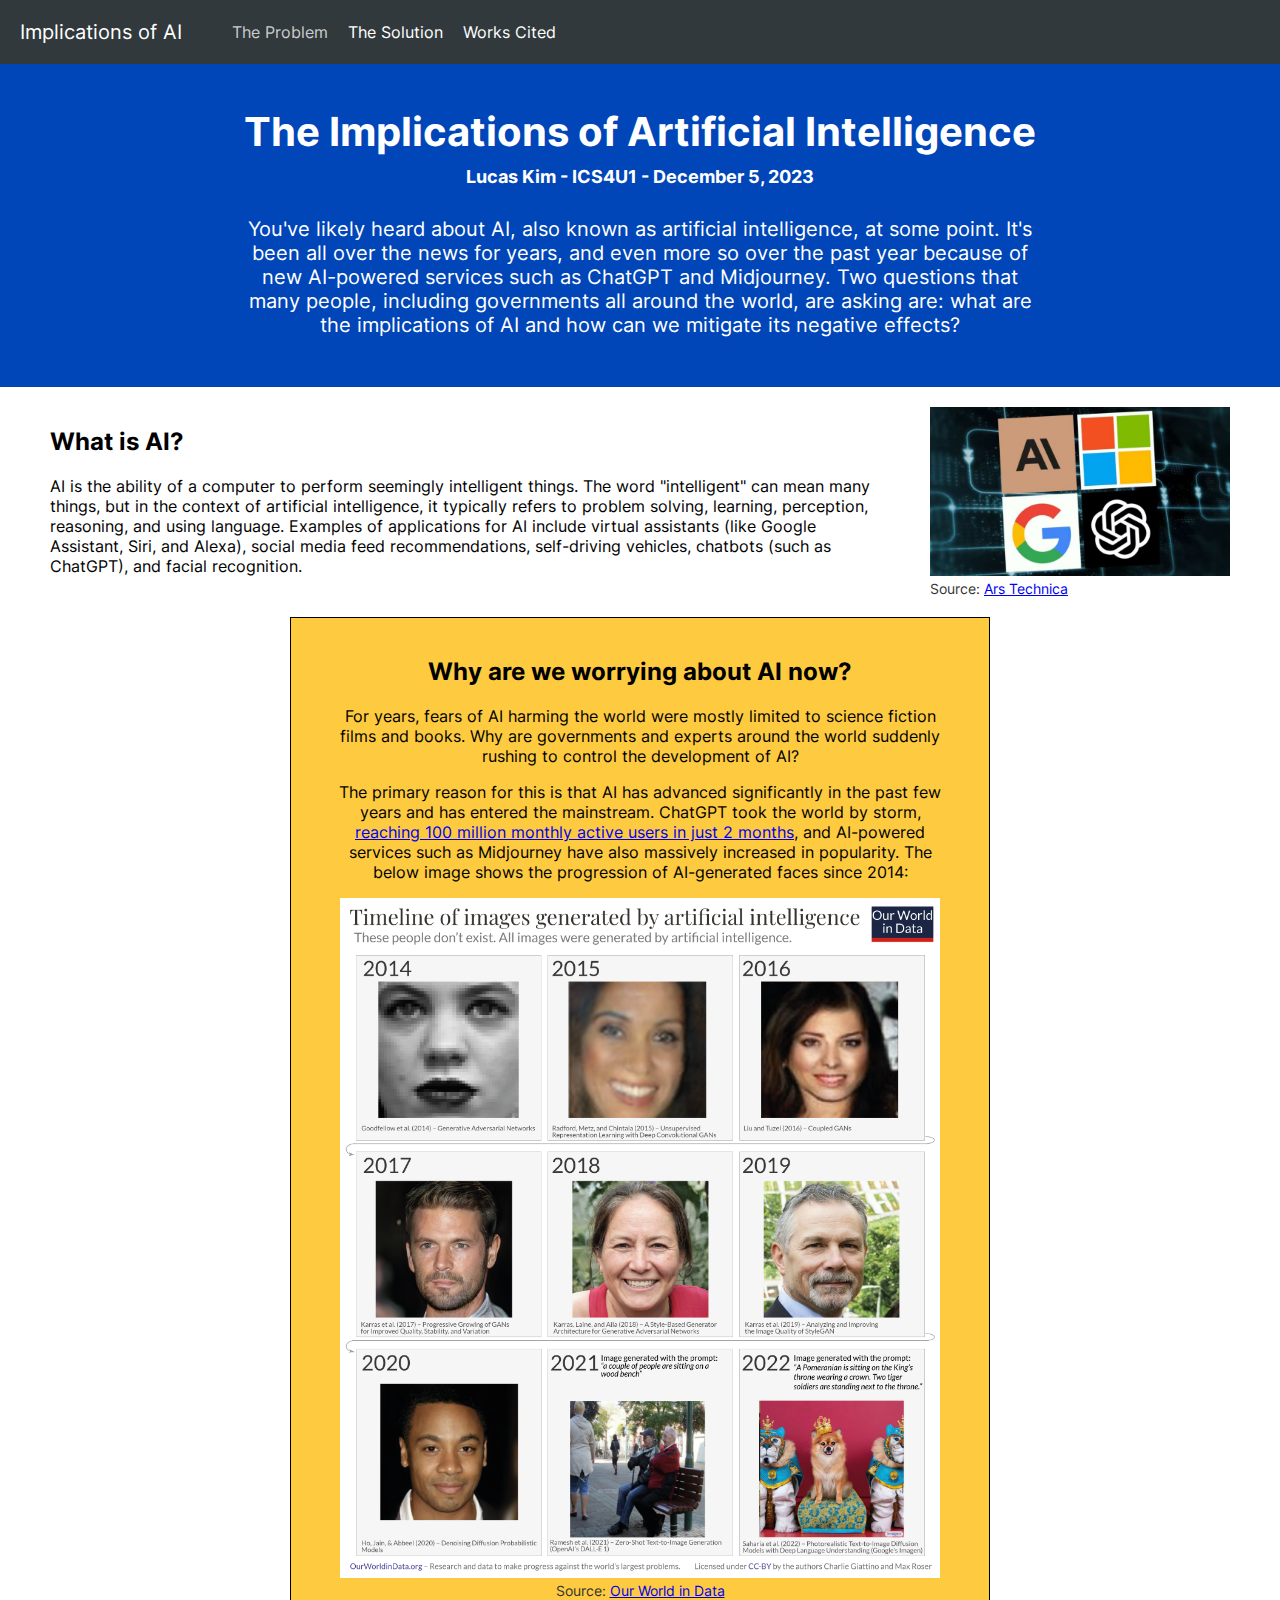
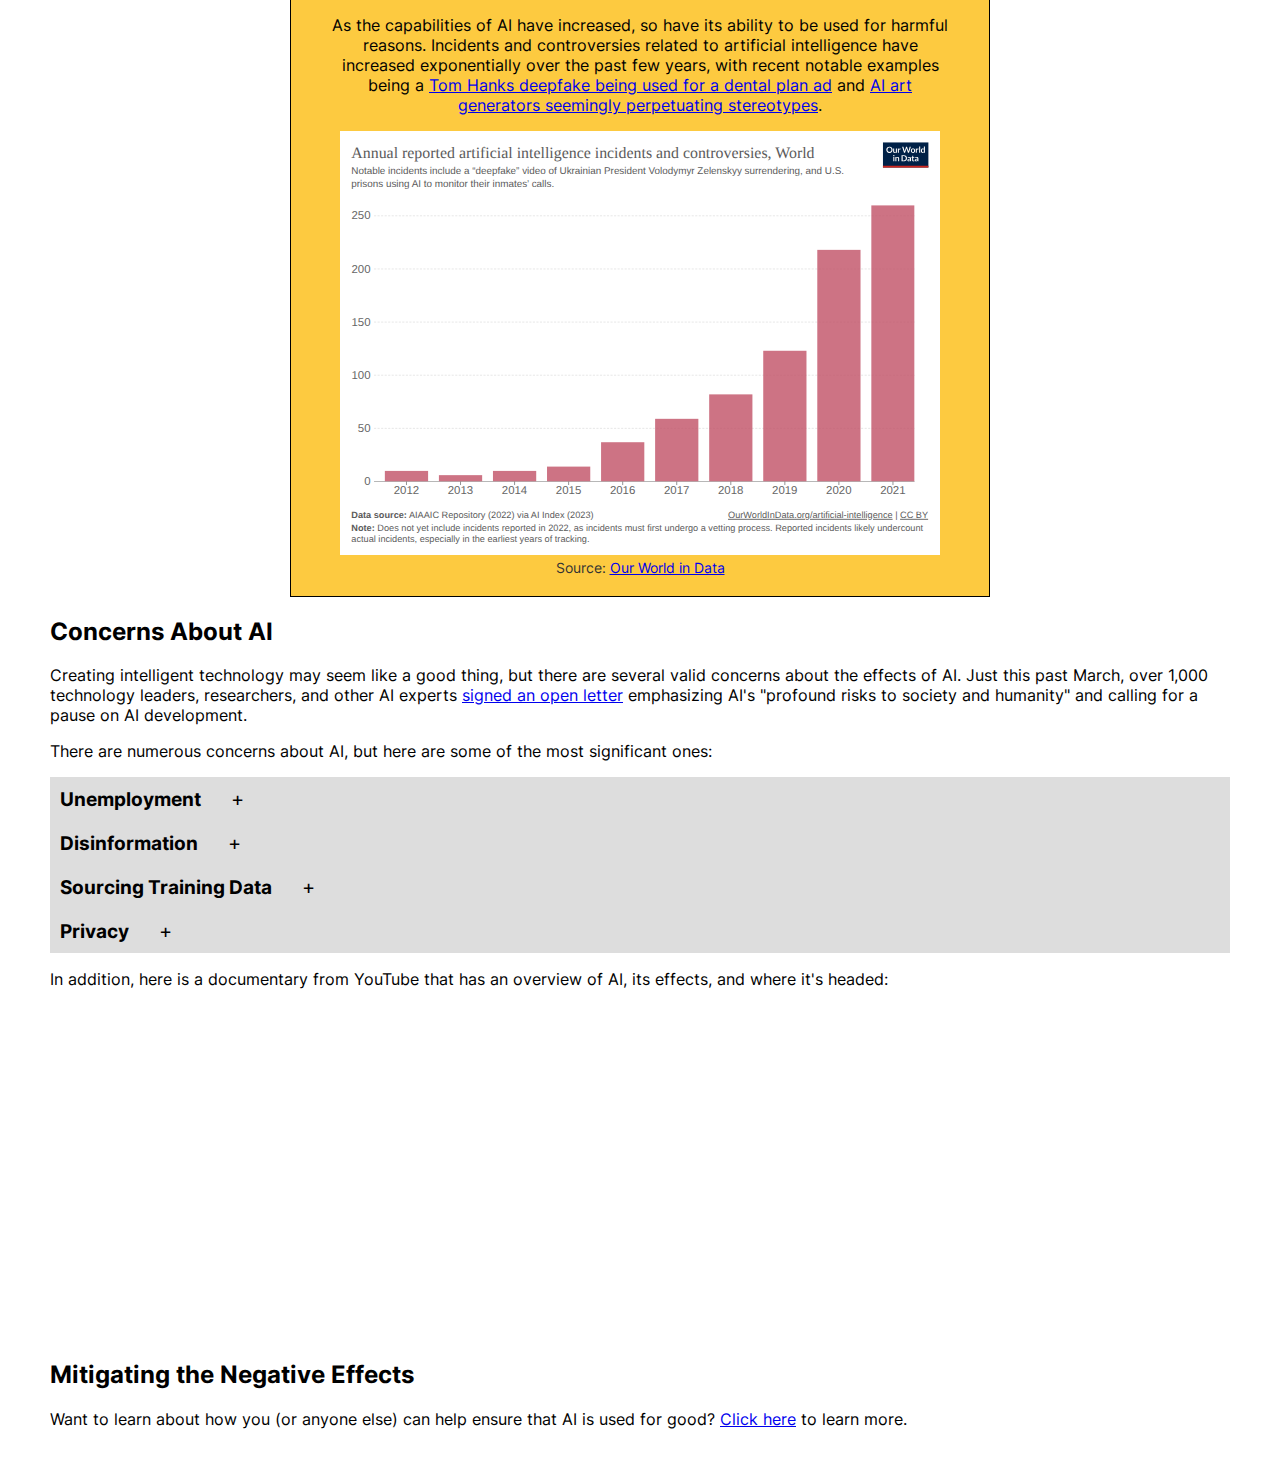
<file: index.html>
<!--
  Author: Lucas Kim
  Date: December 5, 2023
  Description: a website meant to educate others on the implications of AI and how individuals may help reduce the negative effects of AI.

  Implemented challenge features:
    - Dropdown feature: used for the concerns about AI on the home page and for the navbar on mobile
    - "Mouseover" effects: used when hovering over the concerns about AI on the home page prior to expanding or collapsing the sections
    - An element that moves down as the user scrolls down a page: used for the fixed navbar
  
  This particular file is for the home page, where the implications of AI are explained.
-->

<!DOCTYPE html>

<html lang="en-CA">
  <head>
    <!-- Specify the charset and viewport -->
    <meta charset="UTF-8">
    <meta name="viewport" content="width=device-width, initial-scale=1">
    <!-- Specify the stylesheet location -->
    <link rel="stylesheet" href="style.css">
    <!-- Title -->
    <title>The Problem - Implications of AI</title>
  </head>
  <body>
    <!-- Navbar -->
    <nav>
      <a class="nav-home" href="index.html">Implications of AI</a>
      <ul class="nav-items">
        <!-- Use the active class to darken the link to the current page -->
        <li><a href="index.html" class="nav-item active">The Problem</a></li>
        <li><a href="solution.html" class="nav-item">The Solution</a></li>
        <li><a href="works-cited.html" class="nav-item">Works Cited</a></li>
      </ul>
      <!-- Button to expand/collapse the navbar on mobile -->
      <button class="nav-hamburger-button">
        <img src="icons/hamburger.svg" width="40" height="40" class="nav-hamburger-icon" alt="Hamburger icon">
      </button>
    </nav>

    <!-- Home page content -->
    <main>
      <!-- Hero section - hook the reader and introduce the topic of the website -->
      <div class="hero-section">
        <div class="hero-container">
          <h1>The Implications of Artificial Intelligence</h1>
          <div class="hero-subtitle">Lucas Kim - ICS4U1 - December 5, 2023</div>
          <p>You've likely heard about AI, also known as artificial intelligence, at some point. It's been all over the news for years, and even more so over the past year because of new AI-powered services such as ChatGPT and Midjourney. Two questions that many people, including governments all around the world, are asking are: what are the implications of AI and how can we mitigate its negative effects?</p>
        </div>
      </div>
      <!-- Section 1: explain what AI is -->
      <section class="section-1">
        <!-- Note that sections with class section-1 use CSS grid; the content is one column and the image is in another column -->
        <div class="section-content">
          <h2>What is AI?</h2>
          <p>AI is the ability of a computer to perform seemingly intelligent things. The word "intelligent" can mean many things, but in the context of artificial intelligence, it typically refers to problem solving, learning, perception, reasoning, and using language. Examples of applications for AI include virtual assistants (like Google Assistant, Siri, and Alexa), social media feed recommendations, self-driving vehicles, chatbots (such as ChatGPT), and facial recognition.</p>
        </div>
        <div class="section-image">
          <img src="photos/ai-logos.jpg" width="300" alt="Logos of major AI companies" />
          <div class="section-caption">Source: <a href="https://arstechnica.com/ai/2023/07/major-ai-companies-form-group-to-research-keep-control-of-ai/" target="_blank">Ars Technica</a></div>
        </div>
      </section>

      <!-- Section 2: explain why people have begun worrying about the implications of AI more in recent years -->
      <section class="section-2">
        <div class="section-content">
          <h2>Why are we worrying about AI now?</h2>
          <p>For years, fears of AI harming the world were mostly limited to science fiction films and books. Why are governments and experts around the world suddenly rushing to control the development of AI?</p>
          <p>The primary reason for this is that AI has advanced significantly in the past few years and has entered the mainstream. ChatGPT took the world by storm, <a href="https://www.reuters.com/technology/chatgpt-sets-record-fastest-growing-user-base-analyst-note-2023-02-01/" target="_blank">reaching 100 million monthly active users in just 2 months</a>, and AI-powered services such as Midjourney have also massively increased in popularity. The below image shows the progression of AI-generated faces since 2014:</p>
        </div>
        <!-- "Image containers" are necessary to add a horizontal scrollbar on smaller screens -->
        <div class="image-container">
          <img src="photos/ai-faces.png" width="600" alt="AI-generated faces over the years" />
        </div>
        <div class="section-caption">Source: <a href="https://ourworldindata.org/artificial-intelligence?insight=ai-systems-can-generate-increasingly-better-images-and-text#key-insights" target="_blank">Our World in Data</a></div>
        <p>As the capabilities of AI have increased, so have its ability to be used for harmful reasons. Incidents and controversies related to artificial intelligence have increased exponentially over the past few years, with recent notable examples being a <a href="https://www.theguardian.com/film/2023/oct/02/tom-hanks-dental-ad-ai-version-fake" target="_blank">Tom Hanks deepfake being used for a dental plan ad</a> and <a href="https://www.washingtonpost.com/technology/interactive/2023/ai-generated-images-bias-racism-sexism-stereotypes/" target="_blank">AI art generators seemingly perpetuating stereotypes</a>.</p>
        <div class="image-container">
          <img src="photos/ai-incidents.svg" width="600" alt="Graph of AI controversies and incidents over time" />
        </div>
        <div class="section-caption">Source: <a href="https://ourworldindata.org/grapher/annual-reported-ai-incidents-controversies" target="_blank">Our World in Data</a></div>
      </section>

      <!-- Section 3: elaborate on the specific concerns about AI -->
      <section>
        <h2>Concerns About AI</h2>
        <p>Creating intelligent technology may seem like a good thing, but there are several valid concerns about the effects of AI. Just this past March, over 1,000 technology leaders, researchers, and other AI experts <a href="https://www.science.org/content/article/alarmed-tech-leaders-call-ai-research-pause">signed an open letter</a> emphasizing AI's "profound risks to society and humanity" and calling for a pause on AI development.</p>
        <p>There are numerous concerns about AI, but here are some of the most significant ones:</p>

        <!-- A "concern container" - includes the button and the content. This is for unemployment. -->
        <div class="concern-container">
          <!-- The "concern title" - the button to expand/collapse the section -->
          <div class="concern-title">
            <h3 class="concern-heading">Unemployment</h3>
            <span class="concern-toggle">+</span>
          </div>
          <!-- The "concern description" - the actual content about the concern, which is hidden by default -->
          <div class="concern-description">
            <p>There are worries that AI could develop to the point where it's able to replace human workers. In fact, many believe that Large Language Models (LLMs), which are used in various technologies such as LLMs, can already be used to replace translators, human assistants, and paralegals.</p>
            <p>A <a href="https://arxiv.org/abs/2303.10130" target="_blank">paper written by OpenAI researchers</a> declared that around 80% of the U.S. workforce could have at least 1/10th of their work tasks affected by LLMs, while about 19% of the workforce could have at least half their tasks affected. The paper also states that around 15% of work tasks could be completed significantly faster while maintaining the same quality by using LLMs instead of human labour.</p>
            <p>The following excerpt (2:51 to 4:06) from a video by TED-Ed briefly explains the idea of "technological unemployment."</p>
            <!-- Center the YouTube embed -->
            <div class="embed-container">
              <!-- YouTube embed, copy-pasted from YouTube -->
              <iframe width="560" height="315" src="https://www.youtube.com/embed/RzkD_rTEBYs?si=T5RJmY5VTVYdhrwj&start=171&end=246" title="YouTube video player" frameborder="0" allow="accelerometer; autoplay; clipboard-write; encrypted-media; gyroscope; picture-in-picture; web-share" allowfullscreen></iframe>
            </div>
          </div>
        </div>
        <!-- Concern 2: Disinformation -->
        <div class="concern-container">
          <div class="concern-title">
            <h3 class="concern-heading">Disinformation</h3>
            <span class="concern-toggle">+</span>
          </div>
          <div class="concern-description">
            <p>Social media platforms, which have feeds powered by artificial intelligence, are prime locations for disinformation. The objective of the feeds is to maximize user engagement because more engagement results in more ads and more ads result in more money. Often, the most appealing content to the user is content that they're interested in or that they agree with. This creates what is known as "echo chambers": an environment that only consists of ideas that the user agrees with, which is supported using information that may or may not be factual. As a result, disinformation and polarization becomes commonplace.</p>
            <p>In addition, AI can create new disinformation. One well-known behaviour of ChatGPT and other similar chatbots is <a href="https://zapier.com/blog/ai-hallucinations/">"hallucinating,"</a> where the AI model generates incorrect information but presents it like a fact. This isn't just limited to real-world facts - this also occurs with knowledge-based problems, even with math which computers are typically good at. OpenAI measured the performance of GPT-4 and GPT-3.5 on <a href="https://openai.com/research/gpt-4" target="_blank">a variety of exams</a>, and they both performed below the 50th percentile on several of them. While you may be able to have a decent amount of confidence in ChatGPT's solution to an AP Environmental Science problem, asking it for the solution to a math contest problem (such as from AMC 10 or AMC 12) may not be the best idea.</p>
            <!-- Center the image -->
            <div class="center-image-container">
              <div class="image-container">
                <img src="photos/openai-exams.png" width="800" />
              </div>
            </div>
            <div class="concern-caption">Source: <a href="https://openai.com/research/gpt-4" target="_blank">OpenAI</a></div>
            <p>In addition, generative AI is capable of quickly generating massive amounts of content, which can be used to spread misinformation rapidly. This disinformation isn't just limited to text; deepfakes and AI-generated images are becoming increasingly hard to distinguish from real photos and videos. Even an <a href="https://www.nytimes.com/2023/04/19/arts/music/ai-drake-the-weeknd-fake.html" target="_blank">AI-generated Drake and the Weeknd song went viral on social media</a> earlier this year.</p>
          </div>
        </div>
        <!-- Concern 3: Sourcing training data -->
        <div class="concern-container">
          <div class="concern-title">
            <h3 class="concern-heading">Sourcing Training Data</h3>
            <span class="concern-toggle">+</span>
          </div>
          <div class="concern-description">
            <p>Machine learning models require massive amounts of data to be trained. The sourcing of this data, particularly for AI image generators such as Midjourney and DALL-E, is controversial. The data is often found via web scraping and taken without consent from the authors or artists. The people who develop these generative AI models argue that the use of these images is covered in the US by <a href="https://www.copyright.gov/fair-use/">fair use</a>, which allows for the use of copyrighted work in some cases. One of the factors when deciding whether something is fair use is whether it threatens the livelihood of the original creator by competing with their original works; asking Midjourney to generate an image in the style of a particular artist arguably violates this part of fair use.</p>
            <p>In addition, some argue that since AI is powered by algorithms and code, it's closer to a mindless bot that basically copies things from its training data rather than something that creates novel text or images. Others would make the counterargument that humans are similar: just a collection of neurons that work together to produce something that we call intelligence. It's a complex topic that has strong arguments for both sides.</p>
            <p>Here is a graph from Our World in Data that shows the number of data points required to train artificial intelligence systems. As you can see, complex AI systems need billions or even trillions of data points to be trained, which is why they depend so heavily on scraping data without permission; it would be infeasible to license all the data that it uses.</p>
            <div class="center-image-container">
              <div class="image-container">
                <img src="photos/ai-datapoints.svg" />
              </div>
            </div>
            <div class="concern-caption">Source: <a href="https://ourworldindata.org/grapher/artificial-intelligence-number-training-datapoints" target="_blank">Our World in Data</a></div>
          </div>
        </div>
        <div class="concern-container">
          <div class="concern-title">
            <h3 class="concern-heading">Privacy</h3>
            <span class="concern-toggle">+</span>
          </div>
          <div class="concern-description">
            <p>AI systems collect tons of data from users because it maximizes its efficiency. For example, Facebook ads (and ads on most social media platforms) are extremely effective because they collect tons of data which is then fed to the AI system to recommend the best ads for each user. The German online retailer Otto reduced its cost per click (money spent on ads divided by the number of clicks on the ad) by 38% using highly targeted ads. The benefits of collecting data from users isn't just limited to social media: for example, a personal assistant will be more helpful if it has access to most of its user's information and self-driving vehicles can be massively improved by collecting telemetry data from its users' cars.</p>
            <p>Privacy is one of the issues with AI that worries consumers the most. A survey of over 3,600 US consumers found that 41% of consumers rank protecting personal information as their #1 concern with AI.</p>
            <div class="center-image-container">
              <div class="image-container">
                <img src="photos/ai-consumer-concerns.png" width="700" />
              </div>
            </div>
            <div class="concern-caption">Source: <a href="https://www.marketingcharts.com/customer-centric/privacy-and-security-81090" target="_blank">Marketing Charts</a></div>
          </div>
        </div>
        <p>In addition, here is a documentary from YouTube that has an overview of AI, its effects, and where it's headed:</p>
        <div class="embed-container">
          <iframe width="560" height="315" src="https://www.youtube.com/embed/UwsrzCVZAb8?si=0bPmAOC_I0DeNMOw" title="YouTube video player" frameborder="0" allow="accelerometer; autoplay; clipboard-write; encrypted-media; gyroscope; picture-in-picture; web-share" allowfullscreen></iframe>
        </div>
      </section>

      <!-- Section 4: Link to the next page -->
      <section>
        <h2>Mitigating the Negative Effects</h2>
        <p>Want to learn about how you (or anyone else) can help ensure that AI is used for good? <a href="solution.html">Click here</a> to learn more.</p>
      </section>
    </main>

    <!-- Specify location of JavaScript code -->
    <script src="script.js"></script>
  </body>
</html>
</file>
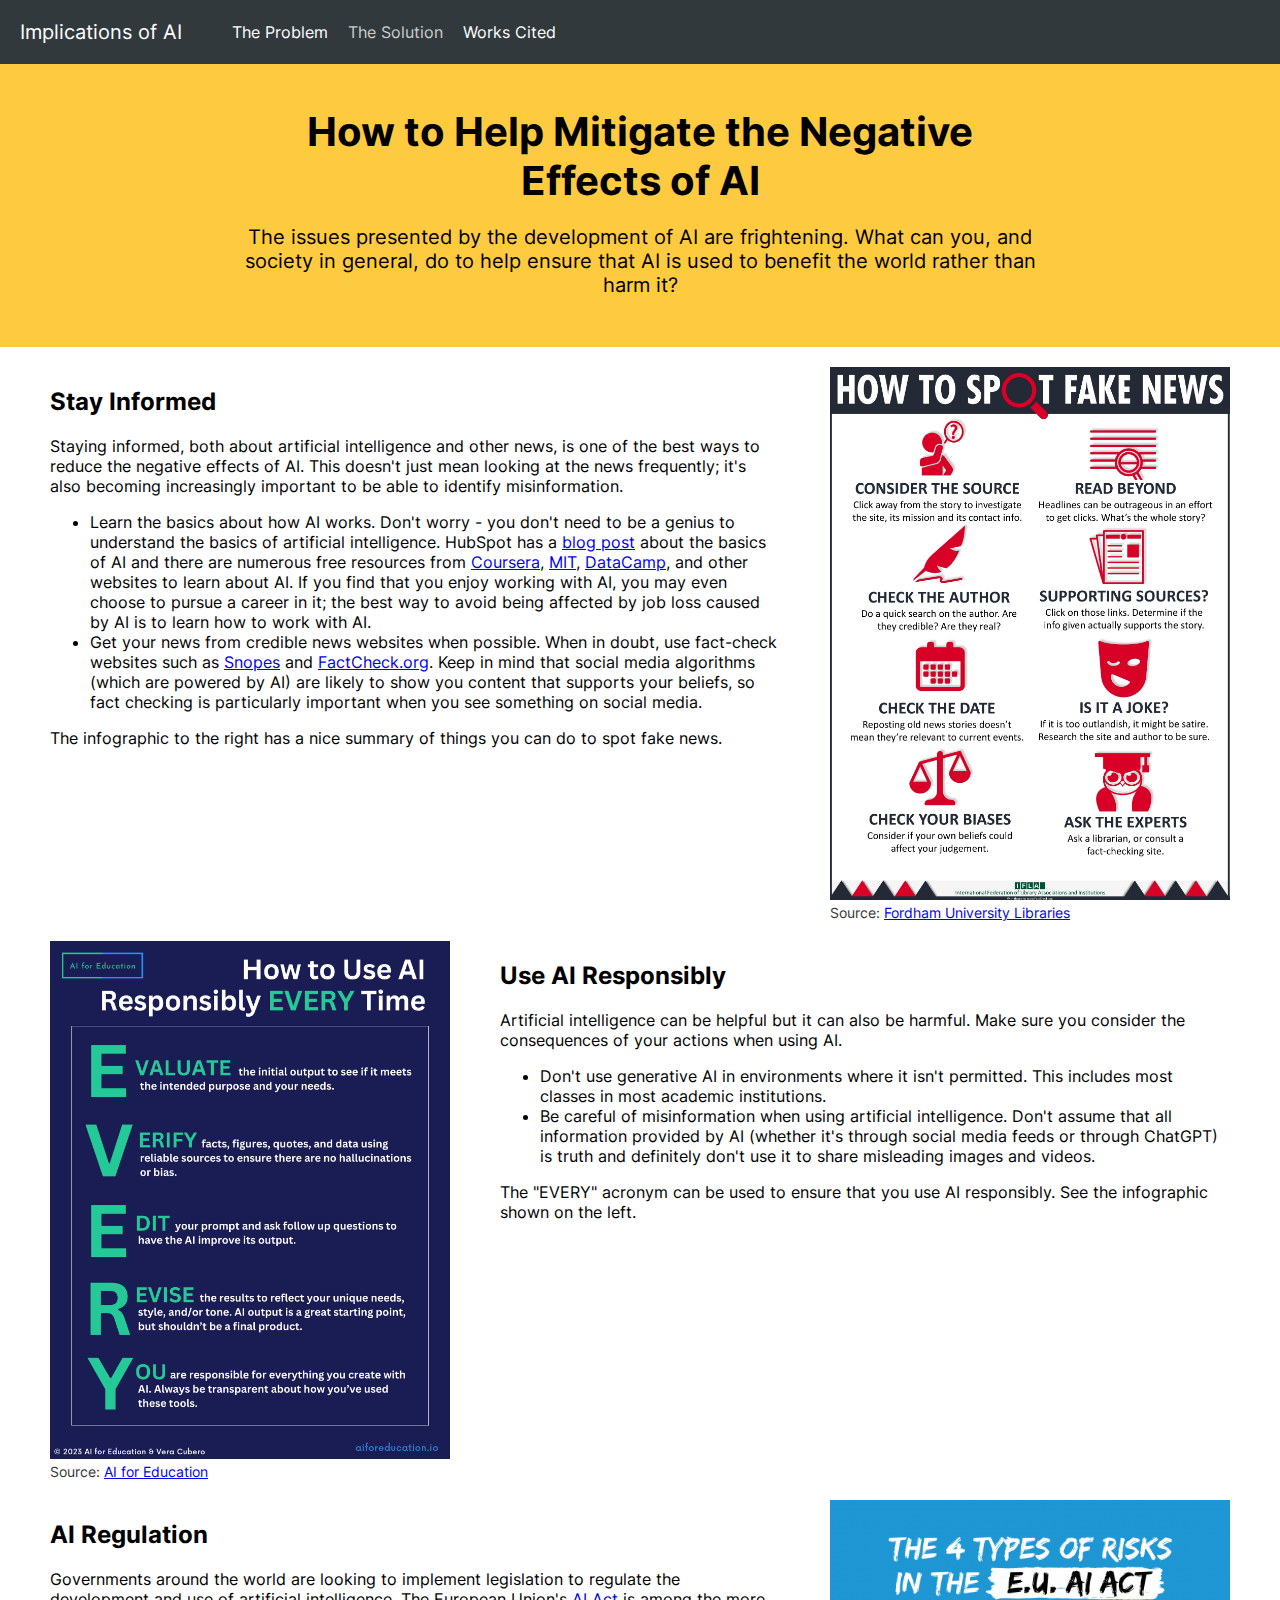
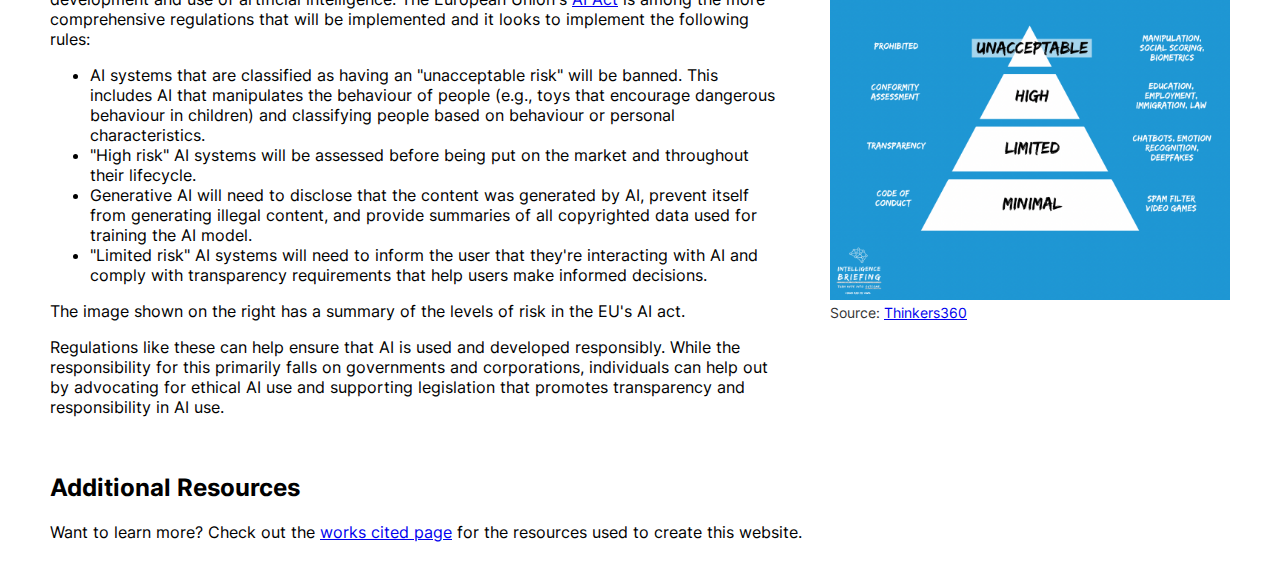
<file: solution.html>
<!--
  Author: Lucas Kim
  Date: December 5, 2023
  Description: a website meant to educate others on the implications of AI and how individuals may help reduce the negative effects of AI.

  Implemented challenge features:
    - Dropdown feature: used for the concerns about AI on the home page and for the navbar on mobile
    - "Mouseover" effects: used when hovering over the concerns about AI on the home page prior to expanding or collapsing the sections
    - An element that moves down as the user scrolls down a page: used for the fixed navbar
  
  This particular file is for the solutions page, where potential ways to reduce the negative effects of AI are explained.
-->

<!DOCTYPE html>

<html lang="en-CA">
  <head>
    <!-- Specify the charset and viewport -->
    <meta charset="UTF-8">
    <meta name="viewport" content="width=device-width, initial-scale=1">
    <!-- Specify the stylesheet location -->
    <link rel="stylesheet" href="style.css">
    <!-- Title -->
    <title>The Solution - Implications of AI</title>
  </head>
  <body>
    <!-- Navbar -->
    <nav>
      <a class="nav-home" href="index.html">Implications of AI</a>
      <ul class="nav-items">
        <li><a href="index.html" class="nav-item">The Problem</a></li>
        <!-- Use the active class to darken the link to the current page -->
        <li><a href="solution.html" class="nav-item active">The Solution</a></li>
        <li><a href="works-cited.html" class="nav-item">Works Cited</a></li>
      </ul>
      <!-- Button to expand/collapse the navbar on mobile -->
      <button class="nav-hamburger-button">
        <img src="icons/hamburger.svg" width="40" height="40" class="nav-hamburger-icon">
      </button>
    </nav>

    <!-- Solutions page content -->
    <main>
      <!-- Hero section #2 - introduce the topic of this page (ways for individuals to help reduce the negative effects of AI) -->
      <div class="hero-section-2">
        <div class="hero-container">
          <h1>How to Help Mitigate the Negative Effects of AI</h1>
          <p>The issues presented by the development of AI are frightening. What can you, and society in general, do to help ensure that AI is used to benefit the world rather than harm it?</p>
        </div>
      </div>

      <!-- Solution #1 - stay informed -->
      <section class="section-1">
        <div class="section-content">
          <h2>Stay Informed</h2>
          <p>Staying informed, both about artificial intelligence and other news, is one of the best ways to reduce the negative effects of AI. This doesn't just mean looking at the news frequently; it's also becoming increasingly important to be able to identify misinformation.</p>
          <ul>
            <li>Learn the basics about how AI works. Don't worry - you don't need to be a genius to understand the basics of artificial intelligence. HubSpot has a <a href="https://blog.hubspot.com/marketing/how-does-ai-work" target="_blank">blog post</a> about the basics of AI and there are numerous free resources from <a href="https://www.coursera.org/learn/introduction-to-ai" target="_blank">Coursera</a>, <a href="https://mitsloan.mit.edu/ideas-made-to-matter/machine-learning-explained" target="_blank">MIT</a>, <a href="https://www.datacamp.com/blog/what-is-ai-quick-start-guide-for-beginners" target="_blank">DataCamp</a>, and other websites to learn about AI. If you find that you enjoy working with AI, you may even choose to pursue a career in it; the best way to avoid being affected by job loss caused by AI is to learn how to work with AI.</li>
            <li>Get your news from credible news websites when possible. When in doubt, use fact-check websites such as <a href="https://www.snopes.com/" target="_blank">Snopes</a> and <a href="https://www.factcheck.org/" target="_blank">FactCheck.org</a>. Keep in mind that social media algorithms (which are powered by AI) are likely to show you content that supports your beliefs, so fact checking is particularly important when you see something on social media.</li>
          </ul>
          <!-- The spans are used to update the text based on whether the user is on mobile, as this affects whether the infographic is beside or below the text -->
          <p>The infographic <span class="large-screen">to the right</span><span class="small-screen">below</span> has a nice summary of things you can do to spot fake news.</p>
        </div>
        <div class="section-image">
          <img src="photos/how-to-spot-fake-news.jpg" width="400" />
          <div class="section-caption">Source: <a href="https://fordham.libguides.com/FakeNews/Evaluation" target="_blank">Fordham University Libraries</a></div>
        </div>
      </section>

      <!-- Solution #2 - use AI responsibly -->
      <section class="section-1">
        <div class="section-image">
          <img src="photos/ai-responsible-use.png" width="400" />
          <div class="section-caption">Source: <a href="https://www.aiforeducation.io/ai-resources/how-to-use-ai-responsibly-every-time" target="_blank">AI for Education</a></div>
        </div>
        <div class="section-content">
          <h2>Use AI Responsibly</h2>
          <p>Artificial intelligence can be helpful but it can also be harmful. Make sure you consider the consequences of your actions when using AI.</p>
          <ul>
            <li>Don't use generative AI in environments where it isn't permitted. This includes most classes in most academic institutions.</li>
            <li>Be careful of misinformation when using artificial intelligence. Don't assume that all information provided by AI (whether it's through social media feeds or through ChatGPT) is truth and definitely don't use it to share misleading images and videos.</li>
          </ul>
          <p>The "EVERY" acronym can be used to ensure that you use AI responsibly. See the infographic shown <span class="large-screen">on the left</span><span class="small-screen">below</span>.</p>
        </div>
      </section>

      <!-- Solution #3 - encourage the regulation of AI -->
      <section class="section-1">
        <div class="section-content">
          <h2>AI Regulation</h2>
          <p>Governments around the world are looking to implement legislation to regulate the development and use of artificial intelligence. The European Union's <a href="https://www.europarl.europa.eu/news/en/headlines/society/20230601STO93804/eu-ai-act-first-regulation-on-artificial-intelligence" target="_blank">AI Act</a> is among the more comprehensive regulations that will be implemented and it looks to implement the following rules:</p>
          <ul>
            <li>AI systems that are classified as having an "unacceptable risk" will be banned. This includes AI that manipulates the behaviour of people (e.g., toys that encourage dangerous behaviour in children) and classifying people based on behaviour or personal characteristics.</li>
            <li>"High risk" AI systems will be assessed before being put on the market and throughout their lifecycle.</li>
            <li>Generative AI will need to disclose that the content was generated by AI, prevent itself from generating illegal content, and provide summaries of all copyrighted data used for training the AI model.</li>
            <li>"Limited risk" AI systems will need to inform the user that they're interacting with AI and comply with transparency requirements that help users make informed decisions.</li>
          </ul>
          <p>The image shown <span class="large-screen">on the right</span><span class="small-screen">below</span> has a summary of the levels of risk in the EU's AI act.</p>
          <p>Regulations like these can help ensure that AI is used and developed responsibly. While the responsibility for this primarily falls on governments and corporations, individuals can help out by advocating for ethical AI use and supporting legislation that promotes transparency and responsibility in AI use.</p>
        </div>
        <div class="section-image">
          <img src="photos/eu-ai-act.png" width="400" />
          <div class="section-caption">Source: <a href="https://www.thinkers360.com/tl/blog/members/an-introduction-to-risk-levels-in-the-e-u-ai-act" target="_blank">Thinkers360</a></div>
        </div>
      </section>

      <!-- Link to the works cited page -->
      <section>
        <h2>Additional Resources</h2>
        <p>Want to learn more? Check out the <a href="works-cited.html">works cited page</a> for the resources used to create this website.</p>
      </section>
    </main>

    <!-- Specify location of JavaScript code -->
    <script src="script.js"></script>
  </body>
</html>
</file>
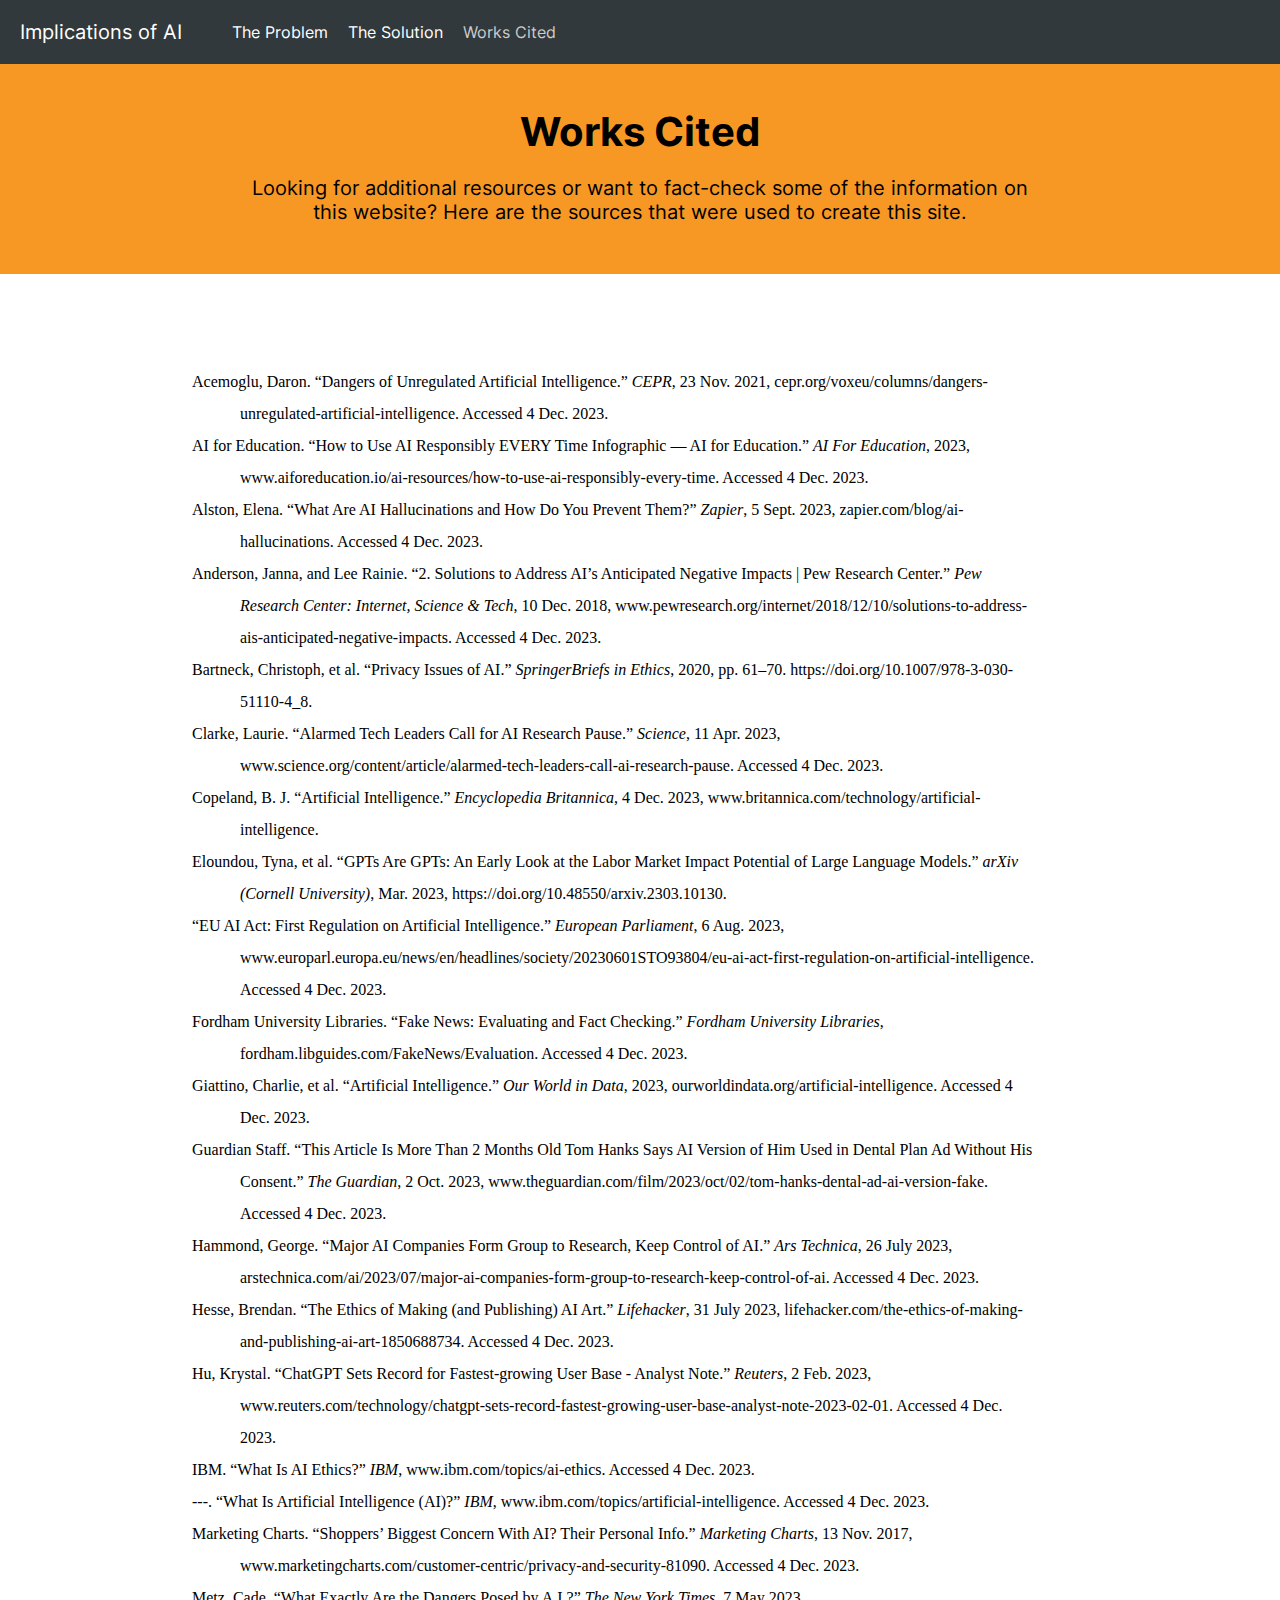
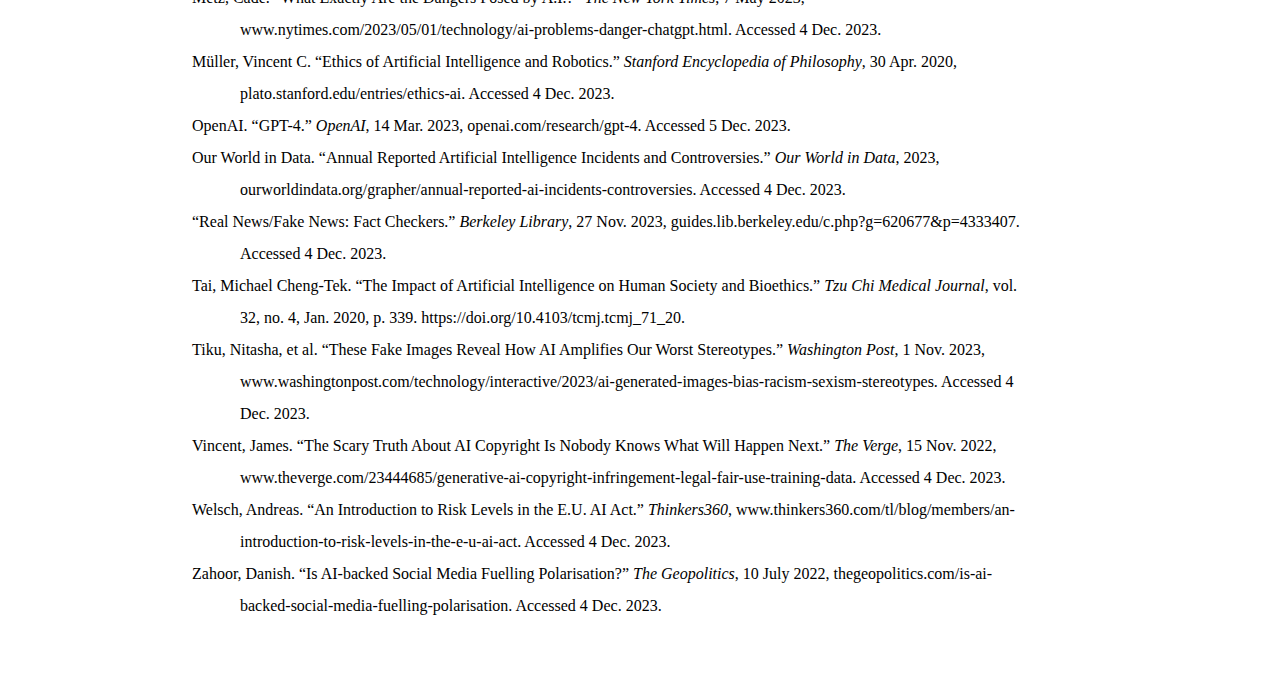
<file: works-cited.html>
<!--
  Author: Lucas Kim
  Date: December 5, 2023
  Description: a website meant to educate others on the implications of AI and how individuals may help reduce the negative effects of AI.

  Implemented challenge features:
    - Dropdown feature: used for the concerns about AI on the home page and for the navbar on mobile
    - "Mouseover" effects: used when hovering over the concerns about AI on the home page prior to expanding or collapsing the sections
    - An element that moves down as the user scrolls down a page: used for the fixed navbar
  
  This particular file is for the works cited page, where the sources used to create this website are listed in MLA format.
-->

<!DOCTYPE html>

<html lang="en-CA">
  <head>
    <!-- Specify the charset and viewport -->
    <meta charset="UTF-8">
    <meta name="viewport" content="width=device-width, initial-scale=1">
    <!-- Specify the stylesheet location -->
    <link rel="stylesheet" href="style.css">
    <!-- Title -->
    <title>Works Cited - Implications of AI</title>
  </head>
  <body>
    <!-- Navbar -->
    <nav>
      <a class="nav-home" href="index.html">Implications of AI</a>
      <ul class="nav-items">
        <li><a href="index.html" class="nav-item">The Problem</a></li>
        <li><a href="solution.html" class="nav-item">The Solution</a></li>
        <!-- Use the active class to darken the link to the current page -->
        <li><a href="works-cited.html" class="nav-item active">Works Cited</a></li>
      </ul>
      <!-- Button to expand/collapse the navbar on mobile -->
      <button class="nav-hamburger-button">
        <img src="icons/hamburger.svg" width="40" height="40" class="nav-hamburger-icon">
      </button>
    </nav>

    <!-- Works cited page content -->
    <main>
      <!-- Hero section #3 - explain the purpose of the works cited page -->
      <div class="hero-section-3">
        <div class="hero-container">
          <h1>Works Cited</h1>
          <p>Looking for additional resources or want to fact-check some of the information on this website? Here are the sources that were used to create this site.</p>
        </div>
      </div>
      <!-- List the works cited in MLA format -->
      <div class="citations-container">
        <p class="citation">Acemoglu, Daron. “Dangers of Unregulated Artificial Intelligence.” <i>CEPR</i>, 23 Nov. 2021, cepr.org/voxeu/columns/dangers-unregulated-artificial-intelligence. Accessed 4 Dec. 2023.</p>
        <p class="citation">AI for Education. “How to Use AI Responsibly EVERY Time Infographic — AI for Education.” <i>AI For Education</i>, 2023, www.aiforeducation.io/ai-resources/how-to-use-ai-responsibly-every-time. Accessed 4 Dec. 2023.</p>
        <p class="citation">Alston, Elena. “What Are AI Hallucinations and How Do You Prevent Them?” <i>Zapier</i>, 5 Sept. 2023, zapier.com/blog/ai-hallucinations. Accessed 4 Dec. 2023.</p>
        <p class="citation">Anderson, Janna, and Lee Rainie. “2. Solutions to Address AI’s Anticipated Negative Impacts | Pew Research Center.” <i>Pew Research Center: Internet, Science & Tech</i>, 10 Dec. 2018, www.pewresearch.org/internet/2018/12/10/solutions-to-address-ais-anticipated-negative-impacts. Accessed 4 Dec. 2023.</p>
        <p class="citation">Bartneck, Christoph, et al. “Privacy Issues of AI.” <i>SpringerBriefs in Ethics</i>, 2020, pp. 61–70. https://doi.org/10.1007/978-3-030-51110-4_8.</p>
        <p class="citation">Clarke, Laurie. “Alarmed Tech Leaders Call for AI Research Pause.” <i>Science</i>, 11 Apr. 2023, www.science.org/content/article/alarmed-tech-leaders-call-ai-research-pause. Accessed 4 Dec. 2023.</p>
        <p class="citation">Copeland, B. J. “Artificial Intelligence.” <i>Encyclopedia Britannica</i>, 4 Dec. 2023, www.britannica.com/technology/artificial-intelligence.</p>
        <p class="citation">Eloundou, Tyna, et al. “GPTs Are GPTs: An Early Look at the Labor Market Impact Potential of Large Language Models.” <i>arXiv (Cornell University)</i>, Mar. 2023, https://doi.org/10.48550/arxiv.2303.10130.</p>
        <p class="citation">“EU AI Act: First Regulation on Artificial Intelligence.” <i>European Parliament</i>, 6 Aug. 2023, www.europarl.europa.eu/news/en/headlines/society/20230601STO93804/eu-ai-act-first-regulation-on-artificial-intelligence. Accessed 4 Dec. 2023.</p>
        <p class="citation">Fordham University Libraries. “Fake News: Evaluating and Fact Checking.” <i>Fordham University Libraries</i>, fordham.libguides.com/FakeNews/Evaluation. Accessed 4 Dec. 2023.</p>
        <p class="citation">Giattino, Charlie, et al. “Artificial Intelligence.” <i>Our World in Data</i>, 2023, ourworldindata.org/artificial-intelligence. Accessed 4 Dec. 2023.</p>
        <p class="citation">Guardian Staff. “This Article Is More Than 2 Months Old Tom Hanks Says AI Version of Him Used in Dental Plan Ad Without His Consent.” <i>The Guardian</i>, 2 Oct. 2023, www.theguardian.com/film/2023/oct/02/tom-hanks-dental-ad-ai-version-fake. Accessed 4 Dec. 2023.</p>
        <p class="citation">Hammond, George. “Major AI Companies Form Group to Research, Keep Control of AI.” <i>Ars Technica</i>, 26 July 2023, arstechnica.com/ai/2023/07/major-ai-companies-form-group-to-research-keep-control-of-ai. Accessed 4 Dec. 2023.</p>
        <p class="citation">Hesse, Brendan. “The Ethics of Making (and Publishing) AI Art.” <i>Lifehacker</i>, 31 July 2023, lifehacker.com/the-ethics-of-making-and-publishing-ai-art-1850688734. Accessed 4 Dec. 2023.</p>
        <p class="citation">Hu, Krystal. “ChatGPT Sets Record for Fastest-growing User Base - Analyst Note.” <i>Reuters</i>, 2 Feb. 2023, www.reuters.com/technology/chatgpt-sets-record-fastest-growing-user-base-analyst-note-2023-02-01. Accessed 4 Dec. 2023.</p>
        <p class="citation">IBM. “What Is AI Ethics?” <i>IBM</i>, www.ibm.com/topics/ai-ethics. Accessed 4 Dec. 2023.</p>
        <p class="citation">---. “What Is Artificial Intelligence (AI)?” <i>IBM</i>, www.ibm.com/topics/artificial-intelligence. Accessed 4 Dec. 2023.</p>
        <p class="citation">Marketing Charts. “Shoppers’ Biggest Concern With AI? Their Personal Info.” <i>Marketing Charts</i>, 13 Nov. 2017, www.marketingcharts.com/customer-centric/privacy-and-security-81090. Accessed 4 Dec. 2023.</p>
        <p class="citation">Metz, Cade. “What Exactly Are the Dangers Posed by A.I.?” <i>The New York Times</i>, 7 May 2023, www.nytimes.com/2023/05/01/technology/ai-problems-danger-chatgpt.html. Accessed 4 Dec. 2023.</p>
        <p class="citation">Müller, Vincent C. “Ethics of Artificial Intelligence and Robotics.” <i>Stanford Encyclopedia of Philosophy</i>, 30 Apr. 2020, plato.stanford.edu/entries/ethics-ai. Accessed 4 Dec. 2023.</p>
        <p class="citation">OpenAI. “GPT-4.” <i>OpenAI</i>, 14 Mar. 2023, openai.com/research/gpt-4. Accessed 5 Dec. 2023.</p>
        <p class="citation">Our World in Data. “Annual Reported Artificial Intelligence Incidents and Controversies.” <i>Our World in Data</i>, 2023, ourworldindata.org/grapher/annual-reported-ai-incidents-controversies. Accessed 4 Dec. 2023.</p>
        <p class="citation">“Real News/Fake News: Fact Checkers.” <i>Berkeley Library</i>, 27 Nov. 2023, guides.lib.berkeley.edu/c.php?g=620677&p=4333407. Accessed 4 Dec. 2023.</p>
        <p class="citation">Tai, Michael Cheng-Tek. “The Impact of Artificial Intelligence on Human Society and Bioethics.” <i>Tzu Chi Medical Journal</i>, vol. 32, no. 4, Jan. 2020, p. 339. https://doi.org/10.4103/tcmj.tcmj_71_20.</p>
        <p class="citation">Tiku, Nitasha, et al. “These Fake Images Reveal How AI Amplifies Our Worst Stereotypes.” <i>Washington Post</i>, 1 Nov. 2023, www.washingtonpost.com/technology/interactive/2023/ai-generated-images-bias-racism-sexism-stereotypes. Accessed 4 Dec. 2023.</p>
        <p class="citation">Vincent, James. “The Scary Truth About AI Copyright Is Nobody Knows What Will Happen Next.” <i>The Verge</i>, 15 Nov. 2022, www.theverge.com/23444685/generative-ai-copyright-infringement-legal-fair-use-training-data. Accessed 4 Dec. 2023.</p>
        <p class="citation">Welsch, Andreas. “An Introduction to Risk Levels in the E.U. AI Act.” <i>Thinkers360</i>, www.thinkers360.com/tl/blog/members/an-introduction-to-risk-levels-in-the-e-u-ai-act. Accessed 4 Dec. 2023.</p>
        <p class="citation">Zahoor, Danish. “Is AI-backed Social Media Fuelling Polarisation?” <i>The Geopolitics</i>, 10 July 2022, thegeopolitics.com/is-ai-backed-social-media-fuelling-polarisation. Accessed 4 Dec. 2023.</p>
      </div>
    </main>
  </body>
</html>
</file>
<file: style.css>
/* Author: Lucas Kim
   Date: December 5, 2023
   Description: a website meant to educate others on the implications of AI and how individuals may help reduce the negative effects of AI.

   Implemented challenge features:
     - Dropdown feature: used for the concerns about AI on the home page and for the navbar on mobile
     - "Mouseover" effects: used when hovering over the concerns about AI on the home page prior to expanding or collapsing the sections
     - An element that moves down as the user scrolls down a page: used for the fixed navbar
  
   This particular file is for the CSS styles of the website. */

/* Load custom font (Inter) from the file */
@font-face {
  font-family: Inter;
  src: url('Inter.ttf');
}

/* Specify colour scheme using variables for easy customizability */
:root {
  --color-1: #31393C; /* Gunmetal */
  --color-2: #0046B8; /* Cobalt blue */
  --color-3: #33A1FD; /* Celestial Blue */
  --color-4: #FDCA40; /* Sunglow */
  --color-5: #F79824; /* Carrot orange */
}

/* Use the custom font for the entire website */
body {
  font-family: Inter;
  margin: 0;
}

/* Navbar styles */
nav {
  display: flex;
  background-color: var(--color-1);
  color: #FFFFFF;
  padding: 20px;
  justify-content: space-between;
  align-items: center;
  position: fixed; /* Challenge feature: fix navbar to the top of the screen */
  width: 100vw;
}

/* Navbar title styles: make the text bigger and remove default link styling */
.nav-home {
  font-size: 20px;
  color: white;
  text-decoration: none;
}

/* Navbar item styles: remove default list styling and hide them by default (on mobile) */
.nav-items {
  display: none;
  list-style: none;
  align-items: center;
  gap: 10px;
  margin: 0;
  padding: 20px 0;
  flex-direction: column;
  column-gap: 20px;
  position: absolute;
  top: 50px;
  left: 0;
  background-color: var(--color-1);
  width: calc(100% - 40px);
}

/* Navbar hamburger button styles: place hamburger button at the top right and remove default button styles */
.nav-hamburger-button {
  background: none;
  border: none;
  padding: 0;
  margin: 0;
  height: 40px;
  position: relative;
  right: 40px;
}

/* Remove default link styling for nav items */
.nav-item {
  color: #FFFFFF;
  text-decoration: none;
}

/* Darken the current page in the navbar */
.active {
  color: #CCCCCC;
}

/* Hero section styles: vibrant background colour and centered+bigger text for emphasis */
.hero-section {
  background-color: var(--color-2);
  color: white;
  text-align: center;
  margin: 0;
  padding: 80px 0 30px;
  font-size: 20px;
  margin-bottom: 20px;
}

/* Hero section 2 (solution) styles: different background colour */
.hero-section-2 {
  background-color: var(--color-4);
  text-align: center;
  margin: 0;
  padding: 80px 0 30px;
  font-size: 20px;
  margin-bottom: 20px;
}

/* Hero section 3 (works cited) styles: different background colour */
.hero-section-3 {
  background-color: var(--color-5);
  text-align: center;
  margin: 0;
  padding: 80px 0 30px;
  font-size: 20px;
  margin-bottom: 20px;
}

/* Set a maximum width for the hero section text to make it easier to read */
.hero-container {
  max-width: 800px;
  margin: auto;
  padding: 0 20px;
}

/* Set a maximum width and padding for section text to make it easier to read */
section {
  padding: 0 50px 20px;
  max-width: 1200px;
  margin: auto;
}

/* Use grid for section-1 so that the image and text can be displayed side by side (here, only 1 column is specified because this is for mobile; the desktop styles are further down) */
.section-1 {
  display: grid;
  grid-template-columns: 1fr;
  column-gap: 50px;
}

/* section-2 is for the emphasized section explaining why we're worrying about AI now on the home page; it has a vibrant colour, a border, and a more narrow width for emphasis */
.section-2 {
  text-align: center;
  max-width: 700px;
  background-color: var(--color-4);
  box-sizing: border-box;
  padding: 20px 40px;
  border: 1px solid black;
}

/* Concern title/button styles: darken the background slightly and use a pointer cursor to indicate that it can be clicked */
.concern-title {
  background-color: #DDDDDD;
  padding: 10px;
  cursor: pointer;
}

/* Slightly darken the concern title/button on hover (for challenge feature) */
.concern-title:hover {
  background-color: #E2E2E2;
}

/* Concern toggle icon (+ or -) styles */
.concern-toggle {
  padding: 5px;
  margin: 0 20px;
  font-size: 20px;
}

/* Concern description styles: hide by default and make it slightly darker than the white background */
.concern-description {
  background-color: #EEEEEE;
  display: none;
  padding: 10px 10px;
}

/* Remove the margin from the heading of each AI concern and change it to inline-block so that the +/- icon can be displayed beside it */
.concern-heading {
  margin: 0;
  display: inline-block;
}

/* Reduce the size of caption text under a concern and lighten the colour */
.concern-caption {
  font-size: 14px;
  color: #333333;
  text-align: center;
}

/* Reduce the size of caption text in a section and lighten the colour */
.section-caption {
  font-size: 14px;
  color: #333333;
}

/* Add horizontal scrollbar when screen is too small */
.section-image {
  overflow-x: auto;
}

/* Hero subtitle styles */
.hero-subtitle {
  font-weight: bold;
  font-size: 18px;
  margin-bottom: 30px;
}

/* Adjust h1 margin in hero sections */
h1 {
  margin-bottom: 10px;
}

/* Set overflow-x to auto so that the user can scroll the image horizontally on smaller screens (better than tiny images or making the entire page have a horizontal scroll bar) */
.image-container {
  overflow-x: auto;
}

/* Used to center the image-container */
.center-image-container {
  display: flex;
  justify-content: center;
}

/* Used to hide an element on larger screens */
.large-screen {
  display: none;
}

/* Styles for the MLA citiations: 0.5 in hanging indent and remove the space (i.e., margin/padding) between paragraphs */
.citation {
  padding-left: 0.5in;
  text-indent: -0.5in;
  margin: 0;
  padding: 0;
  overflow-wrap: break-word;
}

/* Double space MLA citations, change the font to serif, and set a maximum width to make it easier to read */
.citations-container {
  max-width: 800px;
  margin: auto;
  line-height: 2;
  font-family: serif;
  padding: 0.75in;
}

/* Used to center YouTube embed */
.embed-container {
  display: flex;
  justify-content: center;
}

/* Styles for larger screens */
@media (min-width: 800px) {
  /* Place nav items on the left of the navbar */
  nav {
    justify-content: start;
  }

  /* Display nav items */
  .nav-items {
    flex-direction: row;
    display: flex;
    position: static;
    width: auto;
    padding: 0;
    padding-left: 50px;
  }

  /* Hide hamburger button */
  .nav-hamburger-button {
    display: none;
  }

  /* Add a 2nd column to section-1 (since only 1 column is displayed on mobile) */
  .section-1 {
    grid-template-columns: auto auto;
  }

  /* Used to hide certain items on large screens */
  .small-screen {
    display: none;
  }

  /* Used to display certain items only on large screens */
  .large-screen {
    display: inline;
  }

  /* Remove horizontal scrollbar on larger screens */
  .section-image {
    overflow-x: visible;
  }
}
</file>
